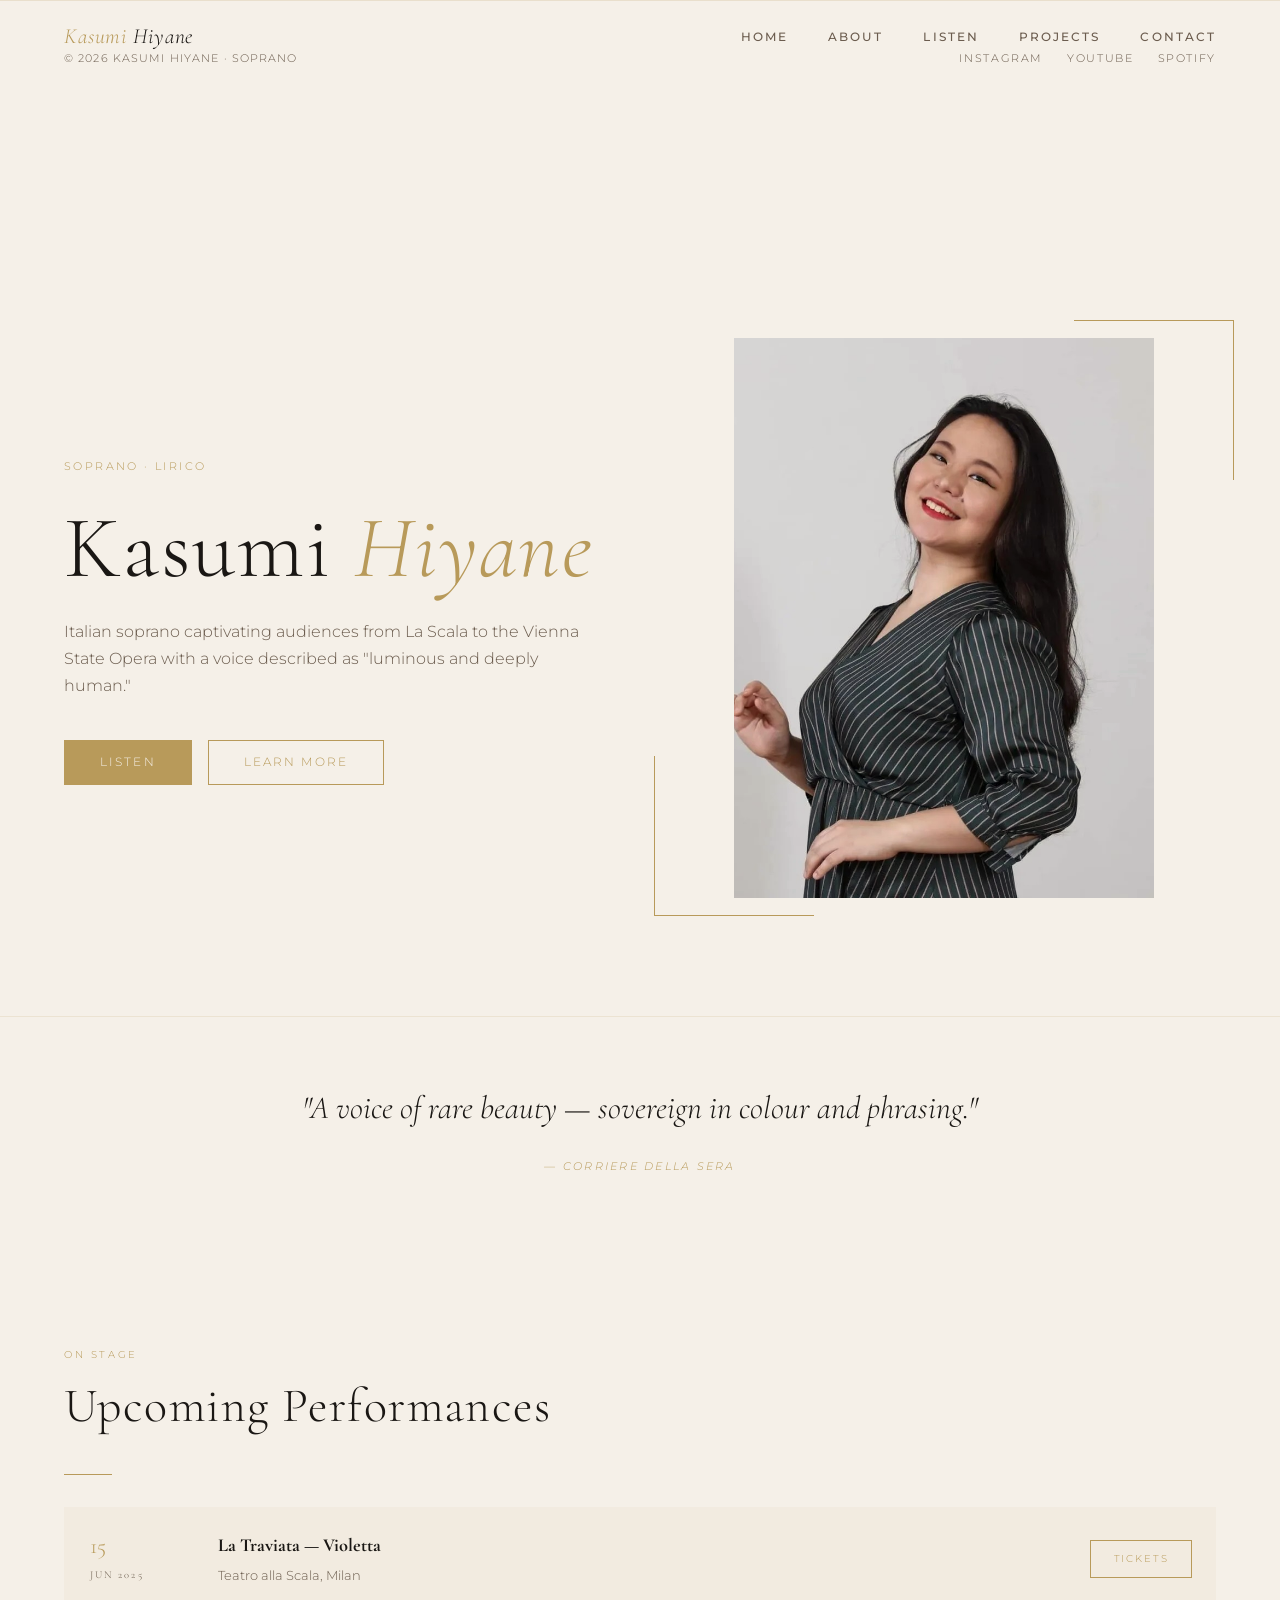
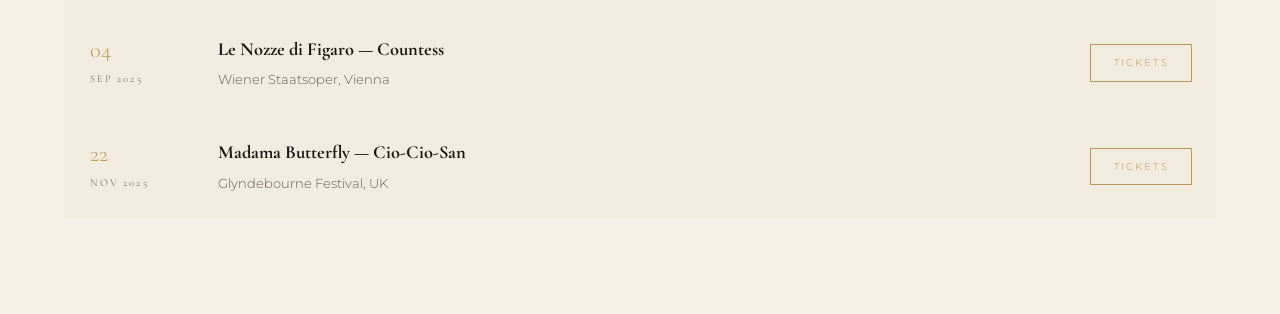
<file: index.html>
<!DOCTYPE html>
<html lang="en">
<head>
  <meta charset="UTF-8" />
  <meta name="viewport" content="width=device-width, initial-scale=1.0" />
  <!-- EDIT: page title & description -->
  <title>Kasumi Hiyane · Soprano</title>
  <meta name="description" content="Kasumi Hiyane — Japanese soprano performing across Europe's leading opera houses." />
  <link rel="stylesheet" href="/css/style.css" />
  <!-- EDIT: add a favicon: place favicon.ico or favicon.svg in root -->
</head>
<body>

  <!-- layout.js injects <header> and <footer> automatically -->
  <script src="/js/layout.js"></script>

  <main class="page-content">

    <section class="hero">
      <div class="hero-text">
        <span class="hero-eyebrow">Soprano · Lirico</span>
        <!-- EDIT: her name and tagline -->
        <h1>Kasumi <em>Hiyane</em></h1>
        <p class="hero-sub">
          <!-- EDIT: short punchy bio line (1–2 sentences) -->
          Italian soprano captivating audiences from La Scala to the Vienna State Opera with a voice described as "luminous and deeply human."
        </p>
        <div style="display:flex; gap:1rem; flex-wrap:wrap;">
          <a href="/listen" class="btn btn-fill">Listen</a>
          <a href="/about" class="btn">Learn More</a>
        </div>
      </div>

      <div class="hero-image-wrap">
        <!--
          EDIT: Replace src with your photo.
          Recommended size: ~840×1120 px (portrait, 3:4 ratio).
          Place the file in /images/ and update the path below.
        -->
        <img
          src="images/kasumi1.jpg"
          alt="Kasumi Hiyane, soprano"
          width="420"
          height="560"
          loading="eager"
        />
      </div>
    </section>

    <!-- ── QUOTE / PRESS PULL ── -->
    <section style="padding: 4rem 5vw; border-top: 1px solid rgba(184,154,90,.15); text-align:center;">
      <blockquote style="font-family:'Cormorant Garamond',serif; font-size:clamp(1.3rem,3vw,2rem); font-style:italic; color:var(--ink); max-width:720px; margin:0 auto 1rem;">
        <!-- EDIT: a real press quote -->
        "A voice of rare beauty — sovereign in colour and phrasing."
      </blockquote>
      <cite style="font-size:.7rem; letter-spacing:.2em; text-transform:uppercase; color:var(--gold);">
        <!-- EDIT: source of the quote -->
        — Corriere della Sera
      </cite>
    </section>

    <!-- ── UPCOMING / HIGHLIGHTS ── -->
    <section>
      <span class="section-label">On Stage</span>
      <h2 class="section-title">Upcoming Performances</h2>
      <div class="divider"></div>

      <!--
        EDIT: Add / remove <article> blocks as needed.
        Copy one block and fill in date, venue, role, city.
      -->
      <div style="display:flex; flex-direction:column; gap:.5px;">

        <article style="display:grid; grid-template-columns:6rem 1fr auto; gap:1.5rem 2rem; align-items:center; padding:1.4rem 1.5rem; background:rgba(184,154,90,.05); border-left:2px solid transparent; transition:border-color .2s;" onmouseenter="this.style.borderColor='var(--gold)'" onmouseleave="this.style.borderColor='transparent'">
          <div style="font-family:'Cormorant Garamond',serif; font-size:1.4rem; color:var(--gold); line-height:1.1;">
            15<br><span style="font-size:.65rem; letter-spacing:.2em; text-transform:uppercase; color:var(--warm-mid);">Jun 2025</span>
          </div>
          <div>
            <strong style="font-family:'Cormorant Garamond',serif; font-size:1.15rem; display:block;">La Traviata — Violetta</strong>
            <span style="font-size:.8rem; color:var(--warm-mid);">Teatro alla Scala, Milan</span>
          </div>
          <a href="#" class="btn" style="white-space:nowrap; font-size:.65rem; padding:.55rem 1.4rem;">Tickets</a>
        </article>

        <article style="display:grid; grid-template-columns:6rem 1fr auto; gap:1.5rem 2rem; align-items:center; padding:1.4rem 1.5rem; background:rgba(184,154,90,.05); border-left:2px solid transparent; transition:border-color .2s;" onmouseenter="this.style.borderColor='var(--gold)'" onmouseleave="this.style.borderColor='transparent'">
          <div style="font-family:'Cormorant Garamond',serif; font-size:1.4rem; color:var(--gold); line-height:1.1;">
            04<br><span style="font-size:.65rem; letter-spacing:.2em; text-transform:uppercase; color:var(--warm-mid);">Sep 2025</span>
          </div>
          <div>
            <strong style="font-family:'Cormorant Garamond',serif; font-size:1.15rem; display:block;">Le Nozze di Figaro — Countess</strong>
            <span style="font-size:.8rem; color:var(--warm-mid);">Wiener Staatsoper, Vienna</span>
          </div>
          <a href="#" class="btn" style="white-space:nowrap; font-size:.65rem; padding:.55rem 1.4rem;">Tickets</a>
        </article>

        <article style="display:grid; grid-template-columns:6rem 1fr auto; gap:1.5rem 2rem; align-items:center; padding:1.4rem 1.5rem; background:rgba(184,154,90,.05); border-left:2px solid transparent; transition:border-color .2s;" onmouseenter="this.style.borderColor='var(--gold)'" onmouseleave="this.style.borderColor='transparent'">
          <div style="font-family:'Cormorant Garamond',serif; font-size:1.4rem; color:var(--gold); line-height:1.1;">
            22<br><span style="font-size:.65rem; letter-spacing:.2em; text-transform:uppercase; color:var(--warm-mid);">Nov 2025</span>
          </div>
          <div>
            <strong style="font-family:'Cormorant Garamond',serif; font-size:1.15rem; display:block;">Madama Butterfly — Cio-Cio-San</strong>
            <span style="font-size:.8rem; color:var(--warm-mid);">Glyndebourne Festival, UK</span>
          </div>
          <a href="#" class="btn" style="white-space:nowrap; font-size:.65rem; padding:.55rem 1.4rem;">Tickets</a>
        </article>

      </div>
    </section>

  </main>

  <script src="/js/main.js"></script>
</body>
</html>
</file>
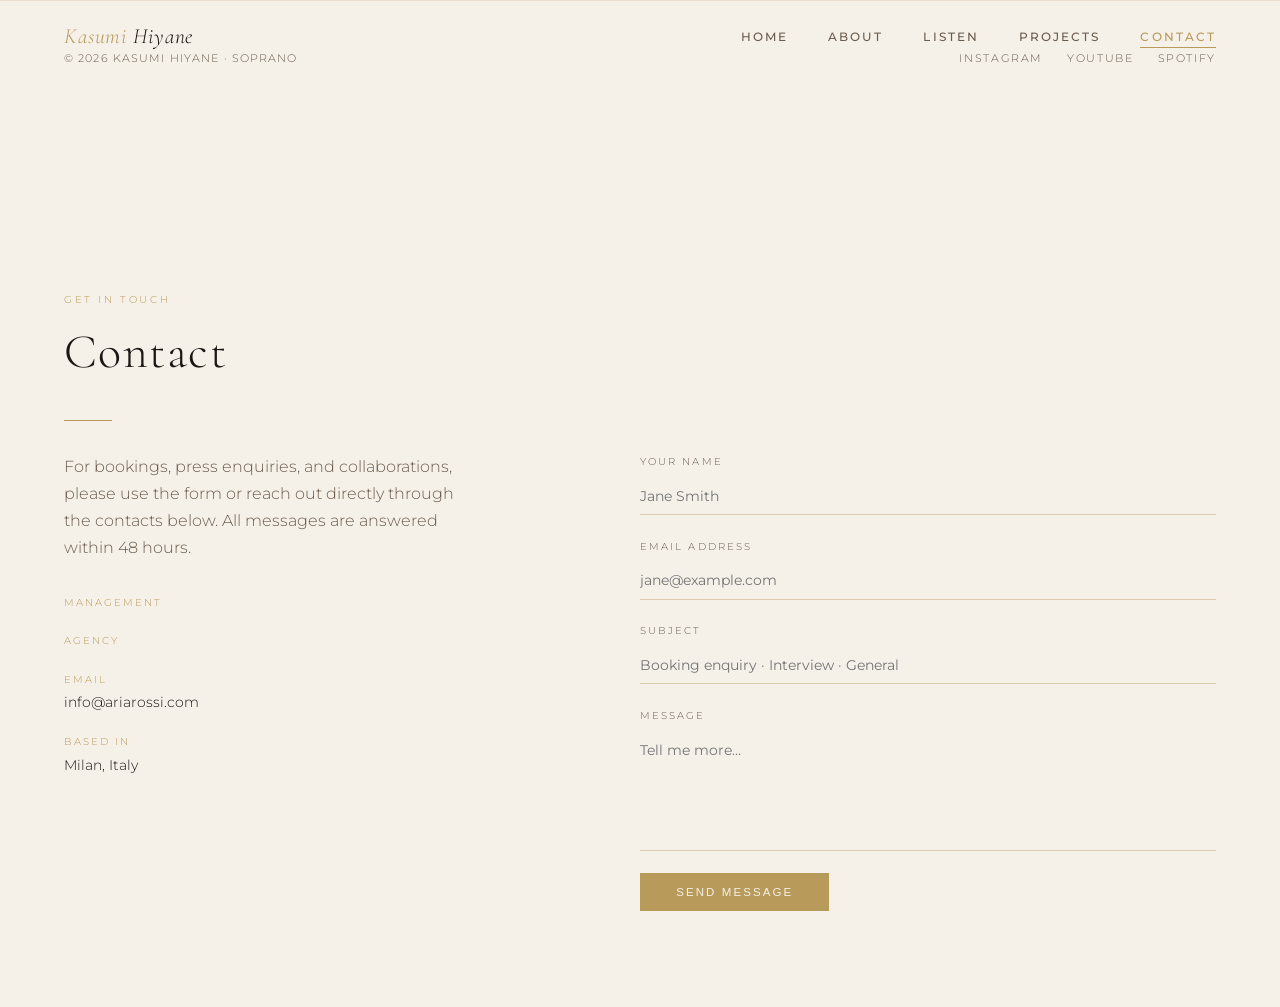
<file: contact/index.html>
<!DOCTYPE html>
<html lang="en">
<head>
  <meta charset="UTF-8" />
  <meta name="viewport" content="width=device-width, initial-scale=1.0" />
  <title>Contact · Kasumi Hiyane</title>
  <meta name="description" content="Get in touch with soprano Aria Rossi for bookings, press, and general enquiries." />
  <link rel="stylesheet" href="/css/style.css" />
</head>
<body>

  <script src="/js/layout.js"></script>

  <main class="page-content">
    <section>
      <span class="section-label">Get in Touch</span>
      <h2 class="section-title">Contact</h2>
      <div class="divider"></div>

      <div class="contact-wrapper">

        <!-- LEFT: contact details -->
        <div class="contact-info">
          <p>
            <!-- EDIT: short invitation text -->
            For bookings, press enquiries, and collaborations, please use the form or reach out directly through the contacts below. All messages are answered within 48 hours.
          </p>

          <ul class="contact-detail">
            <!-- EDIT: fill in real details, remove unused items -->
            <li>
              <span class="label">Management</span>
              <!-- EDIT: manager name -->
              <span><!-- Manager Name --></span>
            </li>
            <li>
              <span class="label">Agency</span>
              <!-- EDIT: agency name -->
              <span><!-- Agency Name --></span>
            </li>
            <li>
              <span class="label">Email</span>
              <!-- EDIT: replace with real email -->
              <a href="mailto:info@ariarossi.com">info@ariarossi.com</a>
            </li>
            <li>
              <span class="label">Based in</span>
              <!-- EDIT: city/country -->
              <span>Milan, Italy</span>
            </li>
          </ul>
        </div>

        <!-- RIGHT: contact form -->
        <!--
          EDIT (optional): To make the form actually send emails, sign up for Formspree.io
          (free tier available), replace the action URL below, and remove the JS submit handler
          in main.js that prevents the default. Or use Netlify Forms, EmailJS, etc.
        -->
        <form
          id="contact-form"
          class="contact-form"
          action="#"
          method="POST"
        >
          <div class="form-group">
            <label for="name">Your Name</label>
            <input type="text" id="name" name="name" placeholder="Jane Smith" required autocomplete="name" />
          </div>
          <div class="form-group">
            <label for="email">Email Address</label>
            <input type="email" id="email" name="email" placeholder="jane@example.com" required autocomplete="email" />
          </div>
          <div class="form-group">
            <label for="subject">Subject</label>
            <input type="text" id="subject" name="subject" placeholder="Booking enquiry · Interview · General" />
          </div>
          <div class="form-group">
            <label for="message">Message</label>
            <textarea id="message" name="message" placeholder="Tell me more…" required></textarea>
          </div>
          <button type="submit" class="btn btn-fill" style="width:fit-content; cursor:pointer;">Send Message</button>
        </form>

      </div>
    </section>
  </main>

  <script src="/js/main.js"></script>
</body>
</html>
</file>
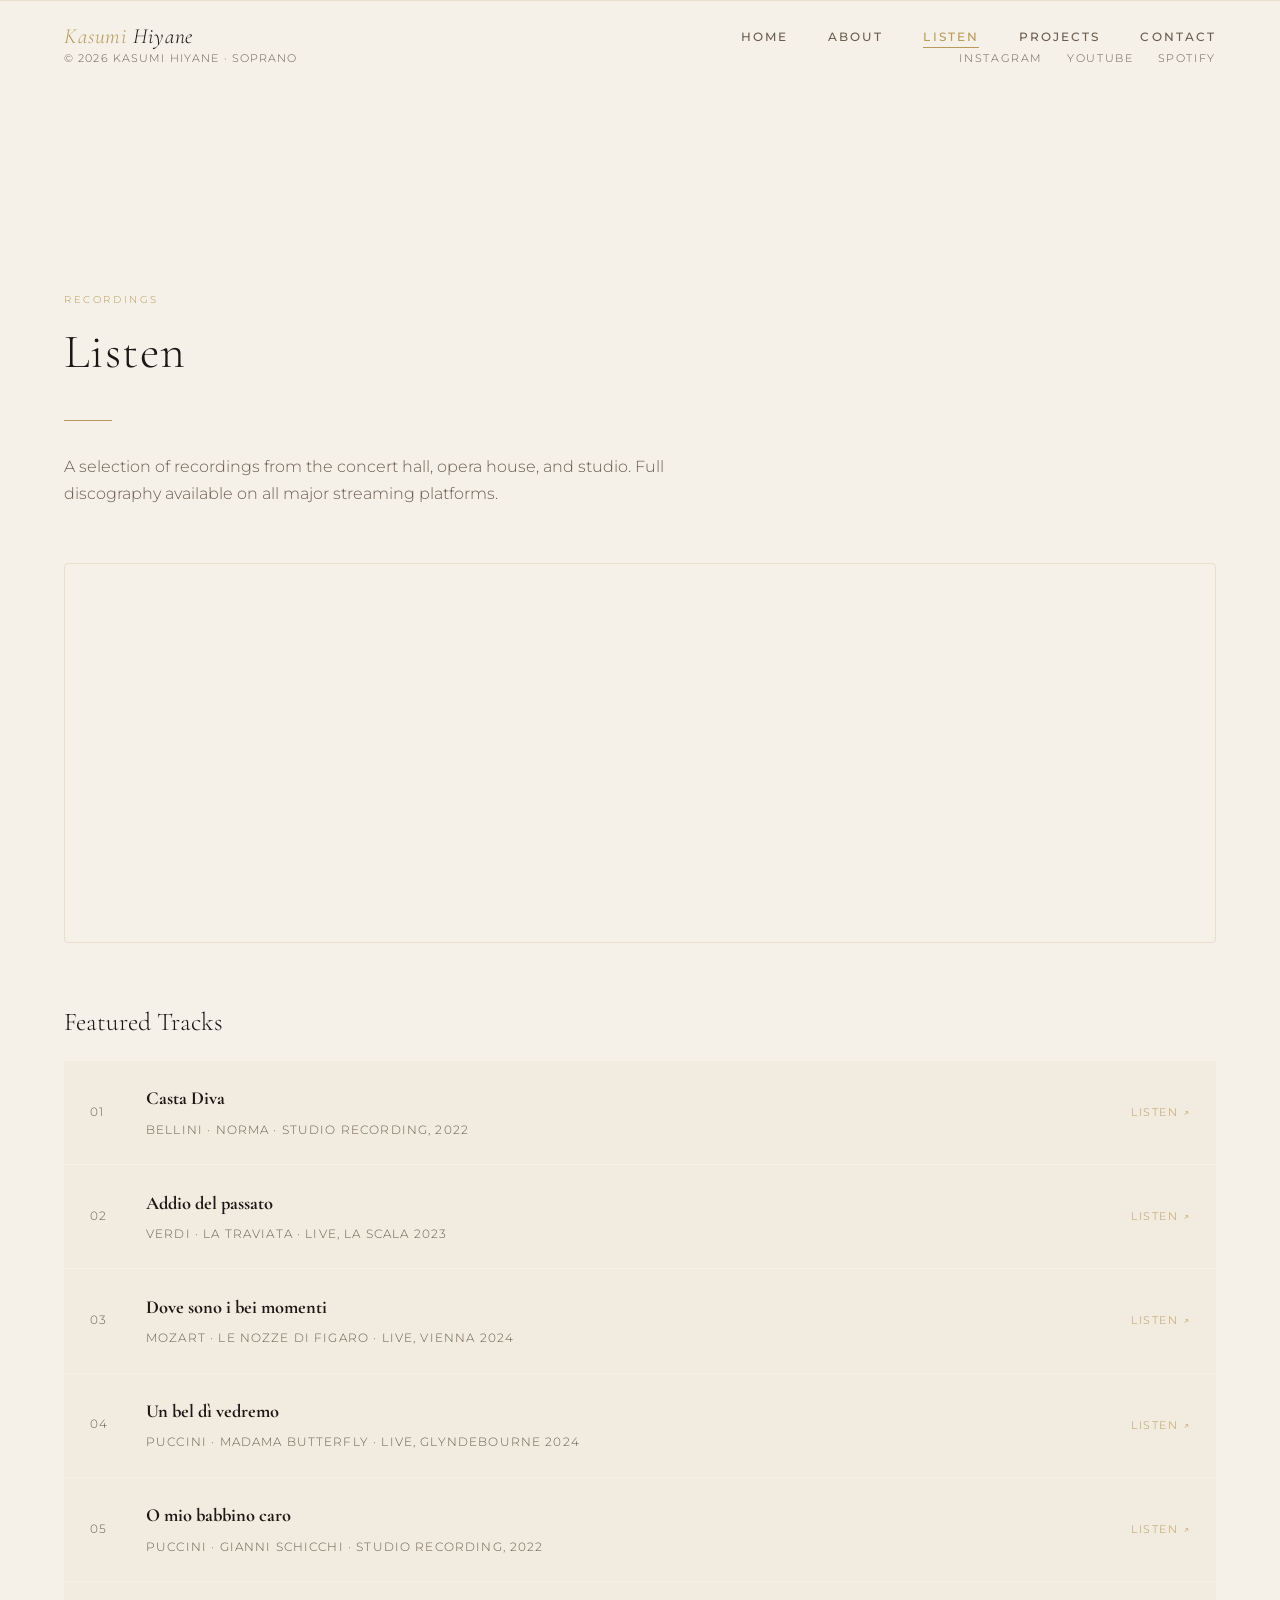
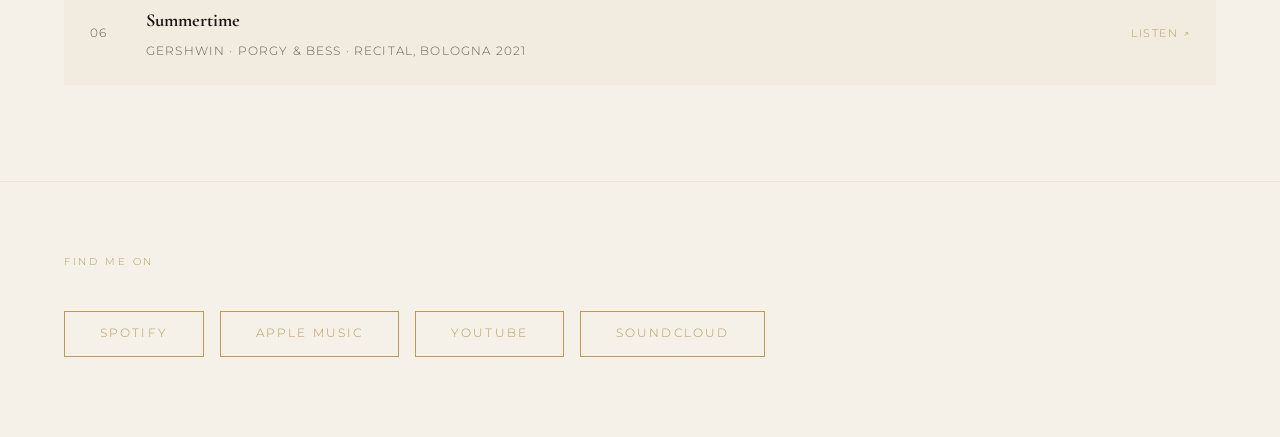
<file: listen/index.html>
<!DOCTYPE html>
<html lang="en">
<head>
  <meta charset="UTF-8" />
  <meta name="viewport" content="width=device-width, initial-scale=1.0" />
  <title>Listen · Kasumi Hiyane</title>
  <meta name="description" content="Recordings and audio of soprano Aria Rossi." />
  <link rel="stylesheet" href="/css/style.css" />
</head>
<body>

  <script src="/js/layout.js"></script>

  <main class="page-content">
    <section>
      <span class="section-label">Recordings</span>
      <h2 class="section-title">Listen</h2>
      <div class="divider"></div>
      <p class="listen-intro">
        <!-- EDIT: short intro sentence -->
        A selection of recordings from the concert hall, opera house, and studio. Full discography available on all major streaming platforms.
      </p>

      <!-- ── EMBED: Spotify / SoundCloud / YouTube playlist ── -->
      <!--
        OPTION A — Spotify embed (album or playlist):
        Replace the src with your real Spotify embed URL.
        Get it from Spotify → Share → Embed.
      -->
      <div style="margin-bottom:3.5rem;">
        <iframe
          style="border-radius:4px; border:1px solid rgba(184,154,90,.2);"
          src="https://open.spotify.com/embed/album/REPLACE_WITH_YOUR_ALBUM_ID"
          width="100%"
          height="380"
          frameborder="0"
          allowfullscreen=""
          allow="autoplay; clipboard-write; encrypted-media; fullscreen; picture-in-picture"
          loading="lazy"
          title="Aria Rossi on Spotify"
        ></iframe>
        <!-- EDIT: If you don't have Spotify, remove the iframe above and use a YouTube embed instead:
        <iframe
          width="100%" height="380"
          src="https://www.youtube.com/embed/REPLACE_WITH_VIDEO_OR_PLAYLIST_ID"
          frameborder="0"
          allow="accelerometer; autoplay; clipboard-write; encrypted-media; gyroscope; picture-in-picture"
          allowfullscreen
          title="Aria Rossi on YouTube"
        ></iframe>
        -->
      </div>

      <!-- ── TRACK LIST ── -->
      <h3 style="font-family:'Cormorant Garamond',serif; font-size:1.6rem; margin-bottom:1.5rem;">Featured Tracks</h3>
      <ul class="tracks-list">
        <!--
          EDIT: Fill in each track. Replace # in href with a real link
          (Spotify, YouTube, SoundCloud, your own audio file, etc.)
          Add or remove <li> blocks as needed.
        -->

        <li class="track-item">
          <span class="track-num">01</span>
          <div class="track-info">
            <strong>Casta Diva</strong>
            <span>Bellini · Norma · Studio Recording, 2022</span>
          </div>
          <a href="#" class="track-link" target="_blank" rel="noopener">Listen ↗</a>
        </li>

        <li class="track-item">
          <span class="track-num">02</span>
          <div class="track-info">
            <strong>Addio del passato</strong>
            <span>Verdi · La Traviata · Live, La Scala 2023</span>
          </div>
          <a href="#" class="track-link" target="_blank" rel="noopener">Listen ↗</a>
        </li>

        <li class="track-item">
          <span class="track-num">03</span>
          <div class="track-info">
            <strong>Dove sono i bei momenti</strong>
            <span>Mozart · Le Nozze di Figaro · Live, Vienna 2024</span>
          </div>
          <a href="#" class="track-link" target="_blank" rel="noopener">Listen ↗</a>
        </li>

        <li class="track-item">
          <span class="track-num">04</span>
          <div class="track-info">
            <strong>Un bel dì vedremo</strong>
            <span>Puccini · Madama Butterfly · Live, Glyndebourne 2024</span>
          </div>
          <a href="#" class="track-link" target="_blank" rel="noopener">Listen ↗</a>
        </li>

        <li class="track-item">
          <span class="track-num">05</span>
          <div class="track-info">
            <strong>O mio babbino caro</strong>
            <span>Puccini · Gianni Schicchi · Studio Recording, 2022</span>
          </div>
          <a href="#" class="track-link" target="_blank" rel="noopener">Listen ↗</a>
        </li>

        <li class="track-item">
          <span class="track-num">06</span>
          <div class="track-info">
            <strong>Summertime</strong>
            <span>Gershwin · Porgy &amp; Bess · Recital, Bologna 2021</span>
          </div>
          <a href="#" class="track-link" target="_blank" rel="noopener">Listen ↗</a>
        </li>

      </ul>
    </section>

    <!-- ── STREAMING BADGES ── -->
    <section style="border-top:1px solid rgba(184,154,90,.15); padding-top:4rem; padding-bottom:5rem;">
      <span class="section-label">Find me on</span>
      <div style="display:flex; flex-wrap:wrap; gap:1rem; margin-top:1.5rem;">
        <!-- EDIT: replace # with real profile URLs -->
        <a href="#" class="btn" target="_blank" rel="noopener">Spotify</a>
        <a href="#" class="btn" target="_blank" rel="noopener">Apple Music</a>
        <a href="#" class="btn" target="_blank" rel="noopener">YouTube</a>
        <a href="#" class="btn" target="_blank" rel="noopener">SoundCloud</a>
      </div>
    </section>

  </main>

  <script src="/js/main.js"></script>
</body>
</html>
</file>
<file: css/style.css>
/* ============================================
   OPERA SINGER SITE — GLOBAL STYLES
   ============================================ */

@import url('https://fonts.googleapis.com/css2?family=Cormorant+Garamond:ital,wght@0,300;0,400;0,600;1,300;1,400&family=Montserrat:wght@300;400;500&display=swap');

:root {
  --cream:    #f5f0e8;
  --ink:      #1a1714;
  --gold:     #b89a5a;
  --gold-lt:  #d4b87a;
  --warm-mid: #6b5c4e;
  --nav-h:    72px;
}

*, *::before, *::after { box-sizing: border-box; margin: 0; padding: 0; }

html { scroll-behavior: smooth; font-size: 16px; }

body {
  background: var(--cream);
  color: var(--ink);
  font-family: 'Montserrat', sans-serif;
  font-weight: 300;
  line-height: 1.7;
  min-height: 100vh;
}

/* ── TYPOGRAPHY ─────────────────────────────── */
h1, h2, h3, h4 {
  font-family: 'Cormorant Garamond', serif;
  font-weight: 300;
  line-height: 1.15;
}

h1 { font-size: clamp(2.8rem, 7vw, 5.5rem); letter-spacing: .02em; }
h2 { font-size: clamp(2rem, 4vw, 3rem); letter-spacing: .03em; }
h3 { font-size: 1.5rem; }

p { max-width: 65ch; }

a { color: inherit; text-decoration: none; }

/* ── NAVBAR ──────────────────────────────────── */
#navbar {
  position: fixed;
  top: 0; left: 0; right: 0;
  height: var(--nav-h);
  display: flex;
  align-items: center;
  justify-content: space-between;
  padding: 0 5vw;
  z-index: 100;
  transition: background .35s, box-shadow .35s;
}

#navbar.scrolled {
  background: rgba(245, 240, 232, 0.96);
  backdrop-filter: blur(8px);
  box-shadow: 0 1px 0 rgba(184,154,90,.25);
}

.nav-logo {
  font-family: 'Cormorant Garamond', serif;
  font-size: 1.35rem;
  font-style: italic;
  color: var(--ink);
  letter-spacing: .04em;
}

.nav-logo span { color: var(--gold); }

nav ul {
  display: flex;
  gap: 2.5rem;
  list-style: none;
}

nav ul li a {
  font-size: .72rem;
  font-weight: 500;
  letter-spacing: .18em;
  text-transform: uppercase;
  color: var(--warm-mid);
  padding-bottom: 3px;
  border-bottom: 1px solid transparent;
  transition: color .2s, border-color .2s;
}

nav ul li a:hover,
nav ul li a.active {
  color: var(--gold);
  border-color: var(--gold);
}

/* ── HAMBURGER (mobile) ─────────────────────── */
.hamburger {
  display: none;
  flex-direction: column;
  gap: 5px;
  cursor: pointer;
  background: none;
  border: none;
  padding: 4px;
}

.hamburger span {
  display: block;
  width: 24px;
  height: 1px;
  background: var(--ink);
  transition: transform .3s, opacity .3s;
}

.hamburger.open span:nth-child(1) { transform: translateY(6px) rotate(45deg); }
.hamburger.open span:nth-child(2) { opacity: 0; }
.hamburger.open span:nth-child(3) { transform: translateY(-6px) rotate(-45deg); }

/* ── PAGE WRAPPER ────────────────────────────── */
.page-content {
  padding-top: var(--nav-h);
  opacity: 0;
  transform: translateY(18px);
  animation: fadeUp .7s ease forwards .1s;
}

@keyframes fadeUp {
  to { opacity: 1; transform: translateY(0); }
}

/* ── HERO (home) ─────────────────────────────── */
.hero {
  min-height: calc(100vh - var(--nav-h));
  display: grid;
  grid-template-columns: 1fr 1fr;
  align-items: center;
  gap: 4rem;
  padding: 6rem 5vw 4rem;
}

.hero-text { max-width: 560px; }

.hero-eyebrow {
  display: inline-block;
  font-size: .68rem;
  letter-spacing: .22em;
  text-transform: uppercase;
  color: var(--gold);
  margin-bottom: 1.4rem;
}

.hero h1 { color: var(--ink); margin-bottom: 1.2rem; }
.hero h1 em { font-style: italic; color: var(--gold); }

.hero-sub {
  font-size: 1rem;
  color: var(--warm-mid);
  margin-bottom: 2.5rem;
}

.btn {
  display: inline-block;
  padding: .75rem 2.2rem;
  border: 1px solid var(--gold);
  color: var(--gold);
  font-size: .72rem;
  letter-spacing: .18em;
  text-transform: uppercase;
  transition: background .25s, color .25s;
}

.btn:hover { background: var(--gold); color: var(--cream); }
.btn-fill { background: var(--gold); color: var(--cream); }
.btn-fill:hover { background: var(--gold-lt); border-color: var(--gold-lt); }

.hero-image-wrap {
  position: relative;
  display: flex;
  justify-content: center;
}

.hero-image-wrap img {
  width: 100%;
  max-width: 420px;
  aspect-ratio: 3/4;
  object-fit: cover;
  display: block;
  filter: sepia(.08) contrast(1.04);
}

.hero-image-wrap::before {
  content: '';
  position: absolute;
  inset: -18px -18px auto auto;
  width: 160px; height: 160px;
  border-top: 1px solid var(--gold);
  border-right: 1px solid var(--gold);
  z-index: -1;
}

.hero-image-wrap::after {
  content: '';
  position: absolute;
  inset: auto auto -18px -18px;
  width: 160px; height: 160px;
  border-bottom: 1px solid var(--gold);
  border-left: 1px solid var(--gold);
  z-index: -1;
}

/* ── SECTION BASE ────────────────────────────── */
section {
  padding: 6rem 5vw;
}

.section-label {
  display: inline-block;
  font-size: .65rem;
  letter-spacing: .25em;
  text-transform: uppercase;
  color: var(--gold);
  margin-bottom: 1rem;
}

.section-title { margin-bottom: 2.5rem; }

/* ── DIVIDER ─────────────────────────────────── */
.divider {
  width: 48px;
  height: 1px;
  background: var(--gold);
  margin: 1.5rem 0 2rem;
}

/* ── ABOUT PAGE ──────────────────────────────── */
.about-grid {
  display: grid;
  grid-template-columns: 1fr 1.4fr;
  gap: 6rem;
  align-items: start;
}

.about-photo {
  position: sticky;
  top: calc(var(--nav-h) + 2rem);
}

.about-photo img {
  width: 100%;
  aspect-ratio: 2/3;
  object-fit: cover;
  filter: sepia(.08);
}

.about-photo figcaption {
  font-size: .65rem;
  letter-spacing: .15em;
  text-transform: uppercase;
  color: var(--warm-mid);
  margin-top: .8rem;
}

.about-body p { color: var(--warm-mid); margin-bottom: 1.5rem; }

.facts-list {
  list-style: none;
  margin-top: 2rem;
  display: grid;
  grid-template-columns: 1fr 1fr;
  gap: 1.5rem 3rem;
}

.facts-list li { border-top: 1px solid var(--gold); padding-top: .75rem; }
.facts-list li strong {
  display: block;
  font-family: 'Cormorant Garamond', serif;
  font-size: 1.4rem;
  color: var(--ink);
}
.facts-list li span { font-size: .72rem; letter-spacing: .12em; text-transform: uppercase; color: var(--warm-mid); }

/* ── LISTEN PAGE ─────────────────────────────── */
.listen-intro { max-width: 55ch; color: var(--warm-mid); margin-bottom: 3.5rem; }

.tracks-list { list-style: none; display: flex; flex-direction: column; gap: 1px; }

.track-item {
  display: grid;
  grid-template-columns: 2rem 1fr auto;
  align-items: center;
  gap: 1.5rem;
  padding: 1.4rem 1.5rem;
  background: rgba(184,154,90,.05);
  border-left: 2px solid transparent;
  transition: border-color .2s, background .2s;
  cursor: default;
}

.track-item:hover { border-color: var(--gold); background: rgba(184,154,90,.1); }

.track-num { font-size: .72rem; letter-spacing: .1em; color: var(--warm-mid); }

.track-info strong { display: block; font-family: 'Cormorant Garamond', serif; font-size: 1.15rem; }
.track-info span { font-size: .72rem; letter-spacing: .1em; text-transform: uppercase; color: var(--warm-mid); }

.track-link {
  font-size: .68rem;
  letter-spacing: .15em;
  text-transform: uppercase;
  color: var(--gold);
  border-bottom: 1px solid transparent;
  transition: border-color .2s;
}

.track-link:hover { border-color: var(--gold); }

/* ── PROJECTS PAGE ───────────────────────────── */
.projects-grid {
  display: grid;
  grid-template-columns: repeat(auto-fill, minmax(300px, 1fr));
  gap: 3rem 2rem;
  margin-top: 1rem;
}

.project-card { display: flex; flex-direction: column; }

.project-card img {
  width: 100%;
  aspect-ratio: 4/3;
  object-fit: cover;
  filter: sepia(.08) contrast(1.02);
  transition: filter .3s;
}

.project-card:hover img { filter: sepia(.0) contrast(1.06); }

.project-card-body { padding: 1.4rem 0 0; flex: 1; }
.project-card-body .tag {
  font-size: .62rem;
  letter-spacing: .2em;
  text-transform: uppercase;
  color: var(--gold);
  display: block;
  margin-bottom: .5rem;
}
.project-card-body h3 { font-size: 1.35rem; margin-bottom: .6rem; }
.project-card-body p { font-size: .88rem; color: var(--warm-mid); }

/* ── CONTACT PAGE ────────────────────────────── */
.contact-wrapper {
  display: grid;
  grid-template-columns: 1fr 1.2fr;
  gap: 6rem;
  align-items: start;
}

.contact-info p { color: var(--warm-mid); margin-bottom: 2rem; max-width: 38ch; }

.contact-detail {
  list-style: none;
  display: flex;
  flex-direction: column;
  gap: 1.2rem;
}

.contact-detail li { display: flex; flex-direction: column; gap: .15rem; }
.contact-detail li .label { font-size: .62rem; letter-spacing: .2em; text-transform: uppercase; color: var(--gold); }
.contact-detail li a, .contact-detail li span { font-size: .9rem; color: var(--ink); }
.contact-detail li a:hover { color: var(--gold); }

.contact-form { display: flex; flex-direction: column; gap: 1.4rem; }

.form-group { display: flex; flex-direction: column; gap: .4rem; }
.form-group label { font-size: .65rem; letter-spacing: .2em; text-transform: uppercase; color: var(--warm-mid); }
.form-group input,
.form-group textarea {
  background: transparent;
  border: none;
  border-bottom: 1px solid rgba(184,154,90,.4);
  padding: .6rem 0;
  font-family: 'Montserrat', sans-serif;
  font-size: .9rem;
  color: var(--ink);
  outline: none;
  transition: border-color .2s;
  resize: none;
}
.form-group input:focus,
.form-group textarea:focus { border-color: var(--gold); }
.form-group textarea { min-height: 120px; }

/* ── FOOTER ──────────────────────────────────── */
footer {
  padding: 3rem 5vw;
  border-top: 1px solid rgba(184,154,90,.2);
  display: flex;
  align-items: center;
  justify-content: space-between;
  gap: 1rem;
  flex-wrap: wrap;
}

footer p { font-size: .7rem; letter-spacing: .1em; text-transform: uppercase; color: var(--warm-mid); }

.social-links { display: flex; gap: 1.5rem; }
.social-links a {
  font-size: .68rem;
  letter-spacing: .15em;
  text-transform: uppercase;
  color: var(--warm-mid);
  transition: color .2s;
}
.social-links a:hover { color: var(--gold); }

/* ── MOBILE ──────────────────────────────────── */
@media (max-width: 768px) {
  .hamburger { display: flex; }

  nav ul {
    position: fixed;
    top: var(--nav-h); left: 0; right: 0;
    background: var(--cream);
    flex-direction: column;
    align-items: center;
    gap: 2rem;
    padding: 2.5rem 0;
    transform: translateY(-110%);
    transition: transform .35s ease;
    box-shadow: 0 8px 24px rgba(0,0,0,.06);
  }

  nav ul.open { transform: translateY(0); }

  .hero { grid-template-columns: 1fr; text-align: center; }
  .hero-text { max-width: 100%; }
  .hero-image-wrap { order: -1; }
  .hero-image-wrap img { max-width: 280px; }

  .about-grid, .contact-wrapper { grid-template-columns: 1fr; gap: 3rem; }
  .about-photo { position: static; }
  .facts-list { grid-template-columns: 1fr; }
}
</file>
